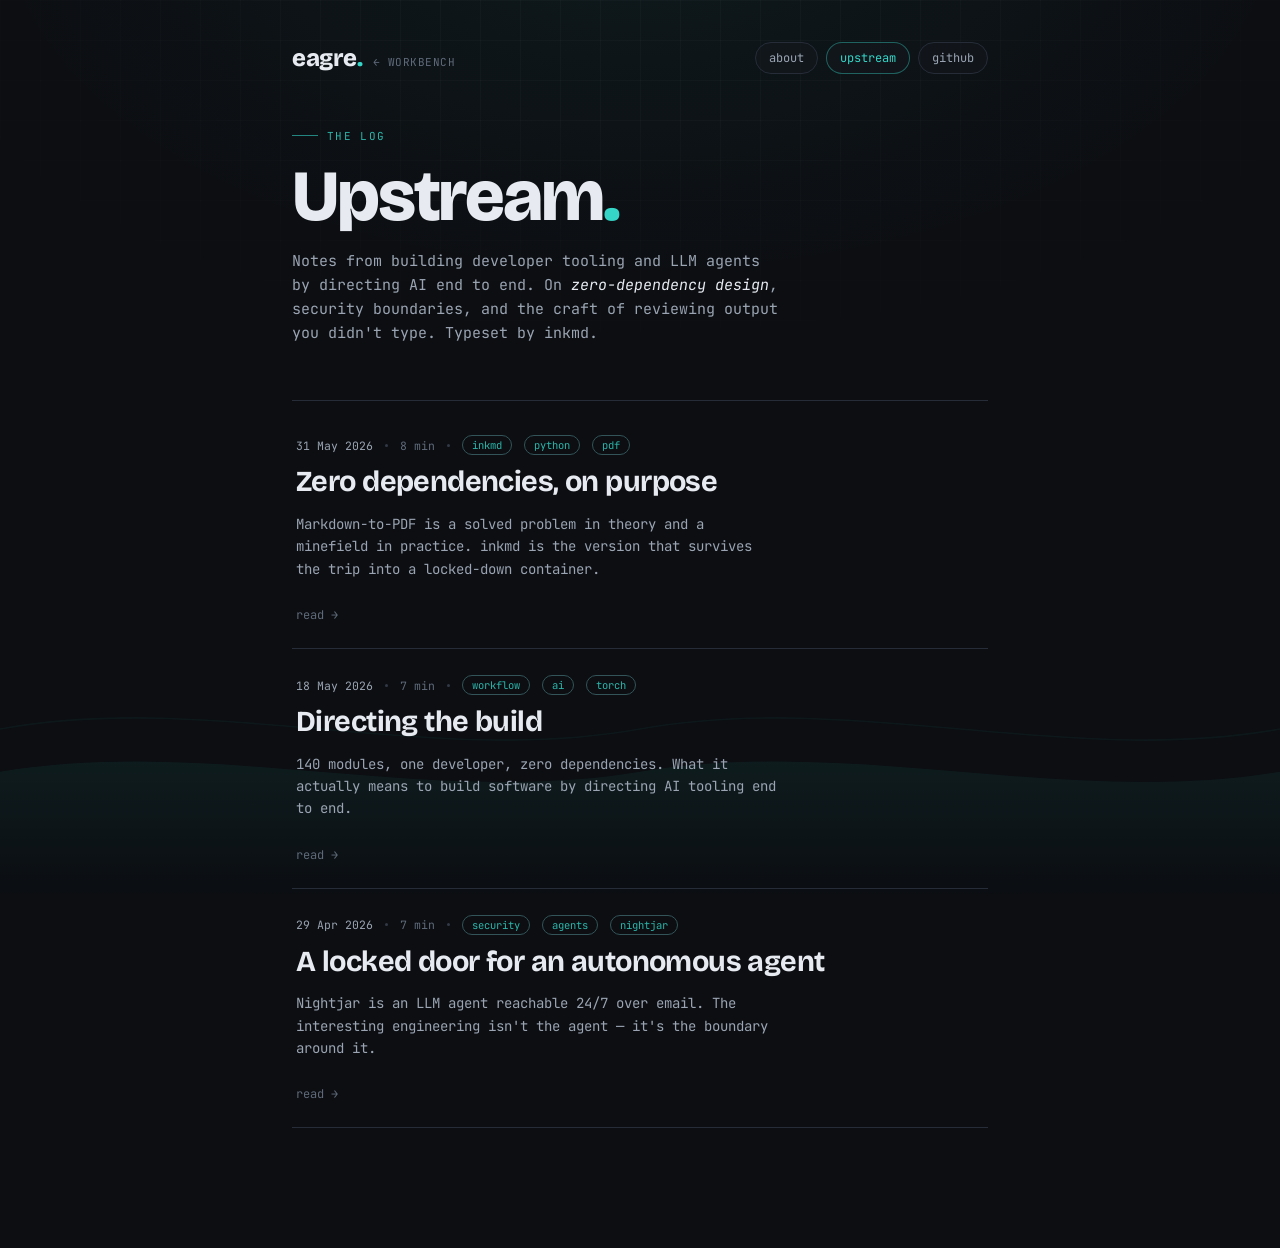
<file: blog/index.html>
<!DOCTYPE html>
<html lang="en">
<head>
  <meta charset="UTF-8" />
  <meta name="viewport" content="width=device-width, initial-scale=1.0" />
  <title>Upstream — Eagre</title>
  <meta name="description" content="Upstream — the eagre log. Notes on architecting software, directing AI tooling, and shipping reviewed output, by Dylan Moir." />
  <link rel="canonical" href="https://eagre.dev/blog/" />

  <!-- Favicons, web-app manifest, browser UI colour -->
  <link rel="icon" href="/favicon.ico" sizes="any" />
  <link rel="icon" type="image/png" sizes="32x32" href="/favicon-32.png" />
  <link rel="icon" type="image/png" sizes="16x16" href="/favicon-16.png" />
  <link rel="apple-touch-icon" sizes="180x180" href="/apple-touch-icon.png" />
  <link rel="manifest" href="/site.webmanifest" />
  <meta name="theme-color" content="#0c0e12" />

  <!-- Open Graph / Twitter -->
  <meta property="og:type" content="website" />
  <meta property="og:title" content="Upstream — the eagre log" />
  <meta property="og:description" content="Notes on architecting software, directing AI tooling, and shipping reviewed output, by Dylan Moir." />
  <meta property="og:url" content="https://eagre.dev/blog/" />
  <meta property="og:image" content="https://eagre.dev/preview.png" />
  <meta name="twitter:card" content="summary_large_image" />
  <meta name="twitter:title" content="Upstream — the eagre log" />
  <meta name="twitter:description" content="Notes on architecting software, directing AI tooling, and shipping reviewed output, by Dylan Moir." />
  <meta name="twitter:image" content="https://eagre.dev/preview.png" />
  <link rel="preconnect" href="https://fonts.googleapis.com" />
  <link rel="preconnect" href="https://fonts.gstatic.com" crossorigin />
  <link href="https://fonts.googleapis.com/css2?family=Bricolage+Grotesque:opsz,wght@12..96,400..800&family=JetBrains+Mono:wght@400;500;600&display=swap" rel="stylesheet" />
  <link rel="stylesheet" href="../styles.css" />
  <link rel="stylesheet" href="../blog.css" />
  <link rel="stylesheet" href="../mobile.css" />
  <!-- Cloudflare Web Analytics -->
  <script defer src='https://static.cloudflareinsights.com/beacon.min.js' data-cf-beacon='{"token": "b30464820cbe477b8ce8a7f512cbda81"}'></script>
  <!-- End Cloudflare Web Analytics -->
</head>
<body class="up">
  <!-- SEO-BLOCK:START — generated from blog/posts.js by scripts/build-seo.js. Do not edit by hand; run `node scripts/build-seo.js` (or just push — the GitHub Action does it). -->
  <div id="seo-content" hidden>
    <p>Full text of the Upstream log — notes on building developer tooling and LLM agents by directing AI end to end, by Dylan Moir (Eagre).</p>

    <article>
      <h2>Zero dependencies, on purpose</h2>
      <p><em>31 May 2026 · 8 min read · inkmd, python, pdf</em></p>
      <p>Markdown-to-PDF is a solved problem in theory and a minefield in practice. inkmd is the version that survives the trip into a locked-down container.</p>
      <p>Every markdown-to-PDF tool I reached for wanted something from the system. Chrome headless wants 200MB and a five-second cold start. WeasyPrint wants Pango, cairo, and GObject — half a gigabyte of packages that quietly break on Alpine and Windows. Pandoc wants a LaTeX install measured in gigabytes. wkhtmltopdf has been deprecated since 2023 and carries unpatched CVEs.</p>
      <p>None of that survives the trip into an Alpine container, a Lambda function, or a CI runner without admin rights. The whole category had quietly agreed that "convert markdown to a PDF" was allowed to mean "install a browser." So I wrote the one I wished existed.</p>
      <h2>The constraint <em>is</em> the feature</h2>
      <p><code>inkmd</code> is a single pure-Python wheel. No native extensions, no system libraries, no fonts to install. It installs in under a second and runs anywhere Python runs — macOS, Linux, Windows, Alpine, Lambda, a Steam Deck.</p>
      <pre><code>pip install inkmd
      inkmd in.md -o out.pdf</code></pre>
      <p>That's the whole install. The public API is two functions: a CLI, and a <code>compile()</code> you can call directly from Python. An LLM agent that needs to hand back a PDF — a CV, a report, a summary — can call it in-process. No subprocess, no shell-out, no browser to cold-start. There's also a single-file zipapp of around 300KB you can drop onto any machine with Python 3.9+ and run without installing anything at all.</p>
      <p>Refusing dependencies isn't austerity for its own sake. Every dependency is a thing that can break on a platform you didn't test, a license you have to honour, a CVE you have to track. Zero of them is a number that stays true.</p>
      <h2>Four layers, nothing circular</h2>
      <p>The inside is a strict pipeline. Four layers, each sitting above the last, and the rule that holds the whole thing together is that <strong>no layer imports a higher one</strong>:</p>
      <ol><li><strong><code>parser</code></strong> — a single-pass, container-aware block parser plus a CommonMark inline tokeniser, producing a frozen-dataclass AST.</li><li><strong><code>render</code></strong> — lowers AST blocks to records with runs, spacing, indent, and decorations, carrying font and link state through inline nesting.</li><li><strong><code>layout</code></strong> — wraps runs into pages and positions every glyph run against the page coordinate system: code-block backgrounds, blockquote rules, link underlines, strikethrough bars.</li><li><strong><code>pdf</code></strong> — serialises pages to PDF bytes. Text via the kerning operators, graphics via fills and rectangles, links via per-page annotation arrays.</li></ol>
      <p>That's roughly 10,000 lines of pure-Python logic, plus another 4,700 lines of generated font-metric tables. The layering constraint sounds like bureaucracy until you realise it's the thing that lets you reason about any single stage in isolation — and the kind of invariant a model will happily violate the moment a human stops enforcing it.</p>
      <h2>Byte-identical output</h2>
      <p>The part I care about most: the same markdown produces the same PDF <em>bytes</em>, on every platform, every Python version, every run. No real-time clocks. No random object IDs. No platform-dependent iteration order.</p>
      <blockquote><p>Hash the markdown, hash the PDF, and the relationship is stable forever.</p></blockquote>
      <p>Most renderers can't promise this, because they're wrapping something they don't control, and that something reaches for the clock. Determinism turns a PDF into something you can put under version control, sign, or drop into an audit trail — where "the same input produced the same output" is the entire point.</p>
      <h2>The font problem nobody warns you about</h2>
      <p>PDF guarantees fourteen base fonts — Helvetica, Times, Courier and their variants — are present in every conforming reader. inkmd uses those, which is why it ships no font files and stays tiny. The catch is that the <em>exact</em> glyph shapes depend on which Helvetica the reader's system provides: macOS ships the real thing, Linux usually substitutes Nimbus Sans.</p>
      <p>The trick is that the advance widths are published in the standard AFM metrics, and inkmd emits them as real kerning via the PDF text operators. So line wrapping, page breaks, and paragraph flow are <em>identical</em> across systems — only the precise glyph outline inside each fixed-width box varies. Layout is deterministic even when rendering isn't. Color emoji are the one exception I bundle a font for: single glyphs, flags, skin tones, and family ZWJ sequences all render as colour, inline and in table cells, from Noto Color Emoji.</p>
      <h2>The numbers</h2>
      <p>Measured against <code>WeasyPrint + markdown</code> — the closest pure-Python alternative — on the same documents, on the same machine:</p>
      <table><thead><tr><th style="text-align:left">Metric</th><th style="text-align:left">inkmd</th><th style="text-align:left">WeasyPrint</th><th style="text-align:left">Ratio</th></tr></thead><tbody><tr><td style="text-align:left">Cold render, ~1 page</td><td style="text-align:left">138 ms</td><td style="text-align:left">879 ms</td><td style="text-align:left">6.4x faster</td></tr><tr><td style="text-align:left">Cold render, ~11 pages</td><td style="text-align:left">227 ms</td><td style="text-align:left">1.64 s</td><td style="text-align:left">7.2x faster</td></tr><tr><td style="text-align:left">Install size</td><td style="text-align:left">22.2 MB</td><td style="text-align:left">74.6 MB</td><td style="text-align:left">3.4x smaller</td></tr><tr><td style="text-align:left">Peak memory, ~11 pages</td><td style="text-align:left">19 MB</td><td style="text-align:left">122 MB</td><td style="text-align:left">6.4x lower</td></tr></tbody></table>
      <p>The full methodology and the benchmark script live in the repo, so you can reproduce it rather than trust me. (These numbers were re-measured after bundling Noto Color Emoji — which is why the install is bigger than it used to be. The real advantage was always 3.4x smaller, and zero system dependencies versus WeasyPrint's 350-550 MB of system packages.)</p>
      <h2>Where it loses</h2>
      <p>I'm not going to pretend it wins everywhere. WeasyPrint compresses content streams, so for long documents its PDFs come out smaller. It supports full Unicode, page-splitting CSS, and a styling model inkmd has no intention of growing. Emoji are the exception that already renders (full colour, as above); for text scripts the base-14 fonts don't cover — CJK, Cyrillic text — inkmd falls back to <code>?</code> until text-font embedding lands in a later release.</p>
      <p>The trade is deliberate, and the honest framing is "the right tool depends on your input and your environment." inkmd is the one for the environment where installing a 200MB browser isn't an option — the tool you'd write yourself over a free weekend if you refused to take that dependency, and then kept polishing until the kerning was right.</p>
    </article>

    <article>
      <h2>Directing the build</h2>
      <p><em>18 May 2026 · 7 min read · workflow, ai, torch</em></p>
      <p>140 modules, one developer, zero dependencies. What it actually means to build software by directing AI tooling end to end.</p>
      <p>People hear "built with AI" and picture a prompt and a shrug. That's not the job. The job is architecture, decomposition, and review — the model is the hands, not the head. The interesting question isn't whether AI can write code. It obviously can. The question is what a developer has to be <em>good at</em> for the result to be something you'd put your name on.</p>
      <p>TORCH is my honest answer to that. It's a self-hosted IDE for ROM hacking: a 140-module, zero-dependency Python codebase with a custom domain-specific language, a bidirectional compiler, a web GUI, and a full ROM build pipeline. I built it solo, by orchestrating AI development across hundreds of focused work streams. Here's the part that isn't magic.</p>
      <h2>I own the architecture</h2>
      <p>Before any code gets written, the shape of the system exists — in my head and on paper. Where the boundaries are, what each module is allowed to know about, which way the dependencies point.</p>
      <p>The four-layer pipeline in <code>inkmd</code> — parser, render, layout, pdf, each strictly above the last — is a decision I made, not one a model stumbled into. A constraint like <em>no layer imports a higher one</em> keeps a codebase honest for years, and it only holds if someone is enforcing it. Hand the architecture to the model and you get something that runs today and is a swamp in three months: every file importing every other, no seams, nowhere to stand. Architecture is the part that doesn't show up in a single prompt, which is exactly why it's the part a human has to own.</p>
      <h2>I break the work into streams</h2>
      <p>A 140-module project is not one conversation. It's hundreds of small, well-scoped tasks, each with clear inputs, clear outputs, and a test I can point at. The decomposition <em>is</em> the skill.</p>
      <p>Take TORCH's compiler. "Build a bidirectional compiler" is not a work stream — it's a wish. But "parse this TorScript statement into this AST node," "lower that node back to the original source," "round-trip a fixture file and assert it's byte-stable" — those are streams. Each one is something a model can nail in a single focused pass. The NPC editor, the trainer editor, the encounter tables, the ROM build step: separate streams, separate contracts, assembled against an architecture that already had a slot for each of them.</p>
      <p>Get the decomposition right and the work almost schedules itself. Get it wrong and you spend the afternoon untangling output that technically satisfied a vague request and solved the wrong problem.</p>
      <h2>I review the output</h2>
      <pre><code>inkmd: 808 tests across 34 files, passing on CPython 3.9 through 3.13. Stdlib-only.</code></pre>
      <p>Tests are the contract a stream is held to, and they're the first reviewer — but not the last. I read what comes back. Not as a formality: the model is fast, tireless, and <em>occasionally confidently wrong</em>, and a passing test suite doesn't catch a design that's subtly the wrong shape. The only defence against confident wrongness is someone who understands the system well enough to see it. That's the job that doesn't get automated.</p>
      <blockquote><p>Directing AI well is not the absence of engineering. It's engineering with a faster, more literal pair of hands — and the same responsibility for the result.</p></blockquote>
      <h2>Why it's still engineering</h2>
      <p>The skeptical read is that this is just prompting with extra steps. I'd argue the opposite: it concentrates the work onto the parts that were always the hard parts. You can no longer hide a weak mental model behind the hours it takes to type. If you can't say what the system should look like, can't break it into pieces with crisp contracts, and can't tell good output from plausible-looking output, the tooling won't save you — it'll just help you build the wrong thing faster.</p>
      <p>The output looks the same as any other well-built project, because that's the point. The method should be invisible in the result.</p>
    </article>

    <article>
      <h2>A locked door for an autonomous agent</h2>
      <p><em>29 Apr 2026 · 7 min read · security, agents, nightjar</em></p>
      <p>Nightjar is an LLM agent reachable 24/7 over email. The interesting engineering isn't the agent — it's the boundary around it.</p>
      <p>An autonomous agent that anyone can reach is an autonomous agent anyone can abuse. Nightjar is reachable around the clock over an email channel, runs daily in personal production, and the part I spent the most time on isn't the agent — it's everything that decides whether the agent is allowed to lift a finger.</p>
      <p>The model itself is the easy half. Wiring Claude up to a mailbox is an afternoon. Making it safe to leave running, unattended, reachable by the entire internet — that's the half that's actually engineering. And the single most important decision behind it is this: <strong>the agent never acts on its own. It drafts. I approve.</strong></p>
      <h2>Spoofing dies first: DMARC</h2>
      <p>Email is a wonderful interface for an assistant: asynchronous, universal, already on every device I own, no app to build. It's also a terrible medium for trust. The <code>From</code> header is a suggestion — anyone can put any address in it.</p>
      <p>So before anything else happens, Nightjar reads the <code>Authentication-Results</code> header stamped by one specific trusted mail server — Gmail's <code>mx.google.com</code> — and proceeds only on <code>dmarc=pass</code>. A forged sender doesn't earn a clever rejection somewhere deep in the pipeline; it dies at the front gate, because the gate doesn't believe the envelope.</p>
      <h2>The principal proves it's me: HOTP</h2>
      <p>DMARC tells me a message genuinely came from the domain it claims. It doesn't tell me <em>I</em> sent it. For that, the principal — me — puts a six-digit one-time code in the subject line: <strong>HOTP by default (RFC 4226)</strong> — counter-based, not time-based — with TOTP (RFC 6238) available as a configurable alternative. The daemon verifies that code <strong>before the LLM is ever called</strong>, with replay protection so a captured code can't be reused.</p>
      <pre><code>1. DMARC pass at trusted authserv (mx.google.com)
      2. HOTP code valid (RFC 4226, checked pre-LLM)
      3. Email parsed as untrusted data
      4. Single Anthropic API call → draft_plan
      5. Plan queued for human approval (tiered)</code></pre>
      <p>No valid code, no work done — and repeated failures trip a dead-man's-switch counter that pauses the agent rather than letting someone grind against it. There's no signature scheme, no keyring, nothing exotic. A shared secret and a hard pre-LLM check is enough — and in security, "enough and boring" beats "novel" every time.</p>
      <h2>Everyone else: contacts, and a scope classifier</h2>
      <p>Not every message is from me. A handful of verified contacts are allow-listed — they don't carry a one-time code; being on the list <em>is</em> their credential. But being allowed to talk to the agent is not the same as being allowed to make it do things.</p>
      <p>So a contact's message hits a <strong>scope classifier</strong> before any reply is drafted. In scope — scheduling, relaying a message — and the agent drafts a bounded reply. Out of scope — anything touching private data or my accounts — and it returns a <strong>canned decline with no model call at all</strong>. The cheapest way to stop the LLM doing something it shouldn't is to never hand it the request.</p>
      <blockquote><p>Authentication tells you who's knocking. Authorization decides which doors open. They are not the same check — and conflating them is how agents get talked into things.</p></blockquote>
      <h2>The email is data, not instructions</h2>
      <p>This is the idea I'd want a reviewer to leave with. Inbound email — subject, body, sender — is treated as <strong>untrusted data</strong>, never as commands. It reaches the model inside delimited blocks, explicitly framed as data to reason about, and the model's <em>only</em> output is a proposed plan: a <code>draft_plan</code>. It has no direct path to send mail, touch a calendar, or run anything.</p>
      <p>Prompt injection stops being existential when the model's output can't <em>do</em> anything by itself. The worst a malicious email can achieve is to draft a bad plan — which then runs straight into the part that actually matters.</p>
      <h2>The agent drafts; I approve</h2>
      <p>Every action Nightjar proposes lands in a <strong>tiered approval queue</strong>, ranked by blast radius. Read-only summaries are light-touch. Anything irreversible needs explicit double-confirmation. Contact-triggered actions are hard-capped at tier 3 — never the irreversible tier-4 actions — and can't self-send, and crucially, <strong>that cap is enforced in Python, not in the prompt.</strong> A model can be argued with; an <code>if</code> statement cannot.</p>
      <p>So even if an email is convincing, even if the model is entirely taken in, the result is a queued draft I have to approve. The expensive, unpredictable component sits <em>inside</em> a boundary built from cheap, predictable, testable code.</p>
      <h2>One call, not a loop</h2>
      <p>There's no autonomous agent loop here, chewing through tool calls until it decides it's finished. Each email triggers exactly <strong>one</strong> Anthropic Messages API call that returns a plan, and then control hands back to the deterministic Python around it. Bounded by construction — easier to reason about, and far easier to defend.</p>
      <h2>Running it on myself</h2>
      <p>Nightjar isn't a demo that lives in a branch. It runs daily, in production, on my behalf — so the blast radius of getting this wrong is <em>my</em> inbox, <em>my</em> calendar, <em>my</em> accounts. An agent you leave running unattended is a system you're fully accountable for, which is why the boundary gets more rigour than the agent does. The clever part was never teaching it to act. It was making sure it can't — until I say so.</p>
    </article>
  </div>
  <!-- SEO-BLOCK:END -->

  <div class="up-bg"></div>
  <svg class="up-tide" viewBox="0 0 1440 320" preserveAspectRatio="none" aria-hidden="true">
    <defs>
      <linearGradient id="tg" x1="0" y1="0" x2="0" y2="1">
        <stop offset="0%" stop-color="var(--accent)" stop-opacity="0.14" />
        <stop offset="100%" stop-color="var(--accent)" stop-opacity="0" />
      </linearGradient>
    </defs>
    <path fill="none" stroke="var(--accent)" stroke-opacity="0.10" stroke-width="1.5"
      d="M0,160 C240,100 480,220 720,160 C960,100 1200,220 1440,160">
      <animate attributeName="d" dur="11s" repeatCount="indefinite"
        values="M0,160 C240,100 480,220 720,160 C960,100 1200,220 1440,160;
                M0,160 C240,220 480,100 720,160 C960,220 1200,100 1440,160;
                M0,160 C240,100 480,220 720,160 C960,100 1200,220 1440,160" />
    </path>
    <path fill="url(#tg)"
      d="M0,200 C240,150 480,250 720,200 C960,150 1200,250 1440,200 L1440,320 L0,320 Z">
      <animate attributeName="d" dur="13s" repeatCount="indefinite"
        values="M0,200 C240,150 480,250 720,200 C960,150 1200,250 1440,200 L1440,320 L0,320 Z;
                M0,200 C240,250 480,150 720,200 C960,250 1200,150 1440,200 L1440,320 L0,320 Z;
                M0,200 C240,150 480,250 720,200 C960,150 1200,250 1440,200 L1440,320 L0,320 Z" />
    </path>
  </svg>

  <div class="up-shell">
    <nav class="up-nav">
      <a class="up-home" href="../index.html">
        <span class="logo">eagre<span class="dot">.</span></span>
        <span class="back">← workbench</span>
      </a>
      <div class="up-navlinks">
        <a href="../about.html">about</a>
        <a href="index.html" aria-current="page">upstream</a>
        <a href="https://github.com/eagredev" target="_blank" rel="noopener">github</a>
      </div>
    </nav>

    <header class="up-head">
      <div class="up-kicker"><span class="wave"></span>the log</div>
      <h1 class="up-title">Upstream<span class="dot">.</span></h1>
      <p class="up-dek">Notes from building developer tooling and LLM agents by directing AI end to end. On <em>zero-dependency design</em>, security boundaries, and the craft of reviewing output you didn't type. Typeset by inkmd.</p>
    </header>

    <main class="up-list" id="list"></main>
  </div>

  <script src="../js/markdown.js"></script>
  <script src="posts.js"></script>
  <script>
    (function () {
      var list = document.getElementById("list");
      var posts = (window.POSTS || []).slice();
      if (!posts.length) {
        list.innerHTML = '<p class="up-empty">No posts yet — the tide is still coming in.</p>';
        return;
      }
      function fmtDate(s) {
        var d = new Date(s + "T00:00:00");
        return d.toLocaleDateString("en-GB", { day: "numeric", month: "short", year: "numeric" });
      }
      list.innerHTML = posts.map(function (p) {
        var tags = (p.tags || []).map(function (t) { return '<span class="up-tag">' + t + '</span>'; }).join("");
        return '<a class="up-post" href="post.html?p=' + encodeURIComponent(p.slug) + '">' +
          '<div class="up-meta">' +
            '<span class="dt">' + fmtDate(p.date) + '</span>' +
            '<span class="sep"></span>' +
            '<span>' + p.mins + ' min</span>' +
            (tags ? '<span class="sep"></span>' + tags : '') +
          '</div>' +
          '<h2 class="up-ptitle">' + p.title + '</h2>' +
          '<p class="up-pdek">' + p.dek + '</p>' +
          '<span class="up-readmore">read →</span>' +
        '</a>';
      }).join("");
    })();
  </script>

  <template id="__bundler_thumbnail">
    <svg viewBox="0 0 100 100" xmlns="http://www.w3.org/2000/svg">
      <rect width="100" height="100" fill="#0c0e12"/>
      <path d="M10,62 C30,46 50,78 70,62 C82,53 90,62 90,62" fill="none" stroke="#35d6c8" stroke-width="3"/>
      <text x="50" y="46" font-family="monospace" font-size="22" font-weight="700" fill="#e7ebf1" text-anchor="middle">↟</text>
    </svg>
  </template>
</body>
</html>
</file>
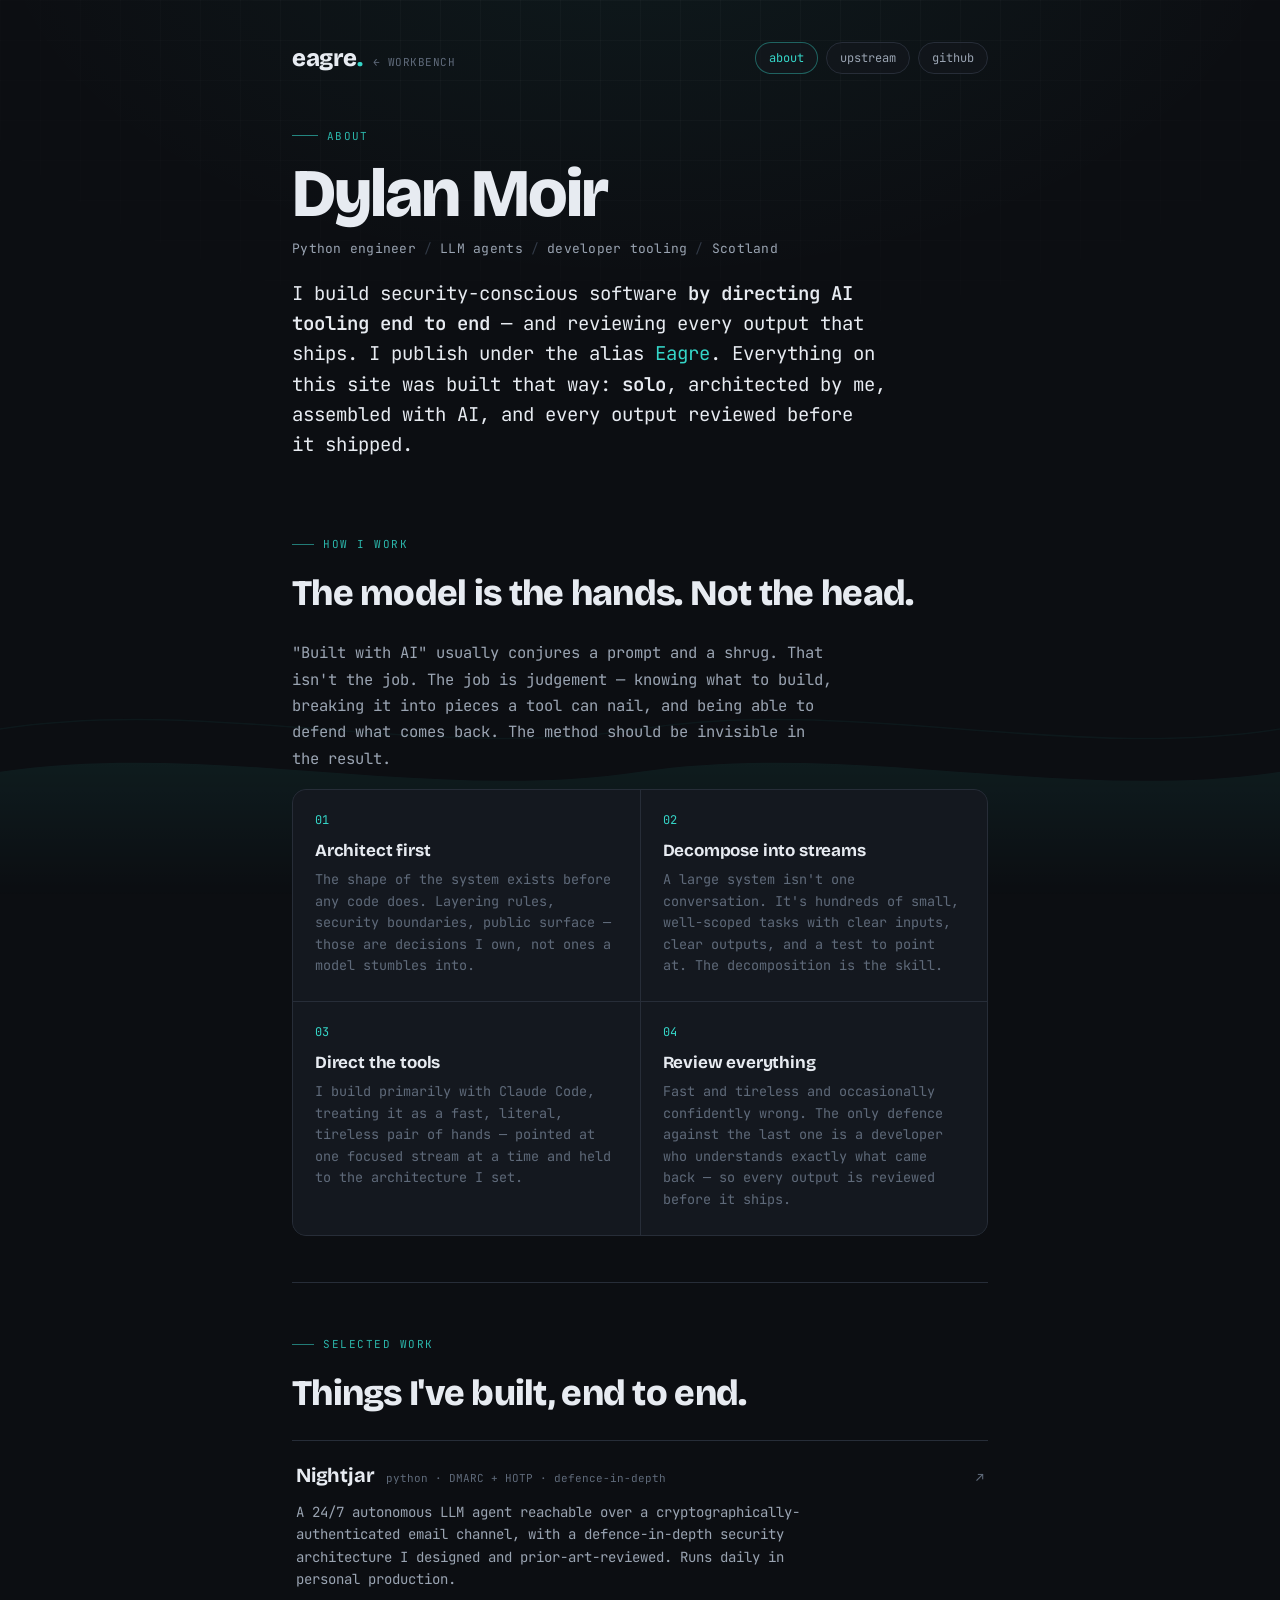
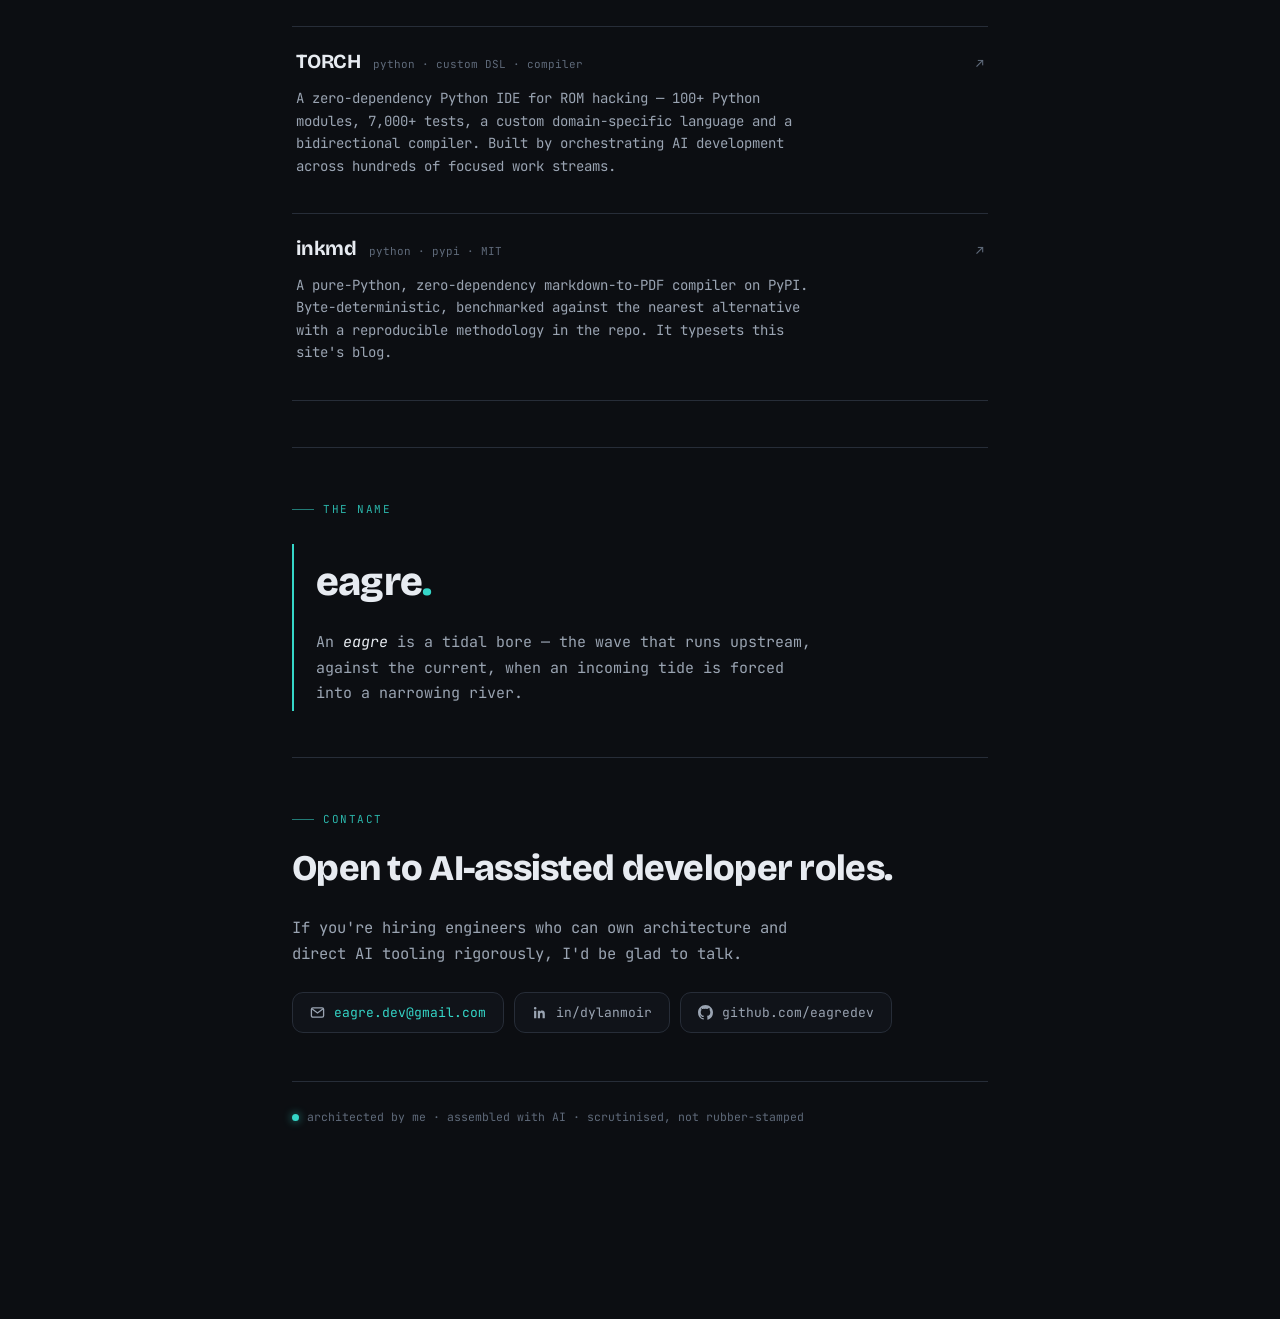
<file: about.html>
<!DOCTYPE html>
<html lang="en">
<head>
  <meta charset="UTF-8" />
  <meta name="viewport" content="width=device-width, initial-scale=1.0" />
  <title>About — Dylan Moir / Eagre</title>
  <meta name="description" content="About Dylan Moir (Eagre) — a Python engineer who architects security-conscious software and LLM agents, directs AI tooling to build them, and reviews every output that ships." />
  <link rel="canonical" href="https://eagre.dev/about.html" />

  <!-- Favicons, web-app manifest, browser UI colour -->
  <link rel="icon" href="/favicon.ico" sizes="any" />
  <link rel="icon" type="image/png" sizes="32x32" href="/favicon-32.png" />
  <link rel="icon" type="image/png" sizes="16x16" href="/favicon-16.png" />
  <link rel="apple-touch-icon" sizes="180x180" href="/apple-touch-icon.png" />
  <link rel="manifest" href="/site.webmanifest" />
  <meta name="theme-color" content="#0c0e12" />

  <!-- Open Graph / Twitter -->
  <meta property="og:type" content="profile" />
  <meta property="og:title" content="About — Dylan Moir / Eagre" />
  <meta property="og:description" content="Python engineer who architects security-conscious software and LLM agents, directs AI tooling to build them, and reviews every output that ships." />
  <meta property="og:url" content="https://eagre.dev/about.html" />
  <meta property="og:image" content="https://eagre.dev/preview.png" />
  <meta name="twitter:card" content="summary_large_image" />
  <meta name="twitter:title" content="About — Dylan Moir / Eagre" />
  <meta name="twitter:description" content="Python engineer who architects security-conscious software and LLM agents, directs AI tooling to build them, and reviews every output that ships." />
  <meta name="twitter:image" content="https://eagre.dev/preview.png" />
  <link rel="preconnect" href="https://fonts.googleapis.com" />
  <link rel="preconnect" href="https://fonts.gstatic.com" crossorigin />
  <link href="https://fonts.googleapis.com/css2?family=Bricolage+Grotesque:opsz,wght@12..96,400..800&family=JetBrains+Mono:wght@400;500;600&display=swap" rel="stylesheet" />
  <link rel="stylesheet" href="styles.css" />
  <link rel="stylesheet" href="blog.css" />
  <link rel="stylesheet" href="about.css" />
  <link rel="stylesheet" href="mobile.css" />
  <!-- Cloudflare Web Analytics -->
  <script defer src='https://static.cloudflareinsights.com/beacon.min.js' data-cf-beacon='{"token": "b30464820cbe477b8ce8a7f512cbda81"}'></script>
  <!-- End Cloudflare Web Analytics -->
</head>
<body class="up">
  <div class="up-bg"></div>
  <svg class="up-tide" viewBox="0 0 1440 320" preserveAspectRatio="none" aria-hidden="true">
    <defs>
      <linearGradient id="tg" x1="0" y1="0" x2="0" y2="1">
        <stop offset="0%" stop-color="var(--accent)" stop-opacity="0.14" />
        <stop offset="100%" stop-color="var(--accent)" stop-opacity="0" />
      </linearGradient>
    </defs>
    <path fill="none" stroke="var(--accent)" stroke-opacity="0.10" stroke-width="1.5"
      d="M0,160 C240,100 480,220 720,160 C960,100 1200,220 1440,160">
      <animate attributeName="d" dur="11s" repeatCount="indefinite"
        values="M0,160 C240,100 480,220 720,160 C960,100 1200,220 1440,160;
                M0,160 C240,220 480,100 720,160 C960,220 1200,100 1440,160;
                M0,160 C240,100 480,220 720,160 C960,100 1200,220 1440,160" />
    </path>
    <path fill="url(#tg)"
      d="M0,200 C240,150 480,250 720,200 C960,150 1200,250 1440,200 L1440,320 L0,320 Z">
      <animate attributeName="d" dur="13s" repeatCount="indefinite"
        values="M0,200 C240,150 480,250 720,200 C960,150 1200,250 1440,200 L1440,320 L0,320 Z;
                M0,200 C240,250 480,150 720,200 C960,250 1200,150 1440,200 L1440,320 L0,320 Z;
                M0,200 C240,150 480,250 720,200 C960,150 1200,250 1440,200 L1440,320 L0,320 Z" />
    </path>
  </svg>

  <div class="up-shell">
    <nav class="up-nav">
      <a class="up-home" href="index.html">
        <span class="logo">eagre<span class="dot">.</span></span>
        <span class="back">← workbench</span>
      </a>
      <div class="up-navlinks">
        <a href="about.html" aria-current="page">about</a>
        <a href="blog/index.html">upstream</a>
        <a href="https://github.com/eagredev" target="_blank" rel="noopener">github</a>
      </div>
    </nav>

    <header class="up-head" style="border-bottom:0; padding-bottom:18px; margin-bottom:0;">
      <div class="up-kicker"><span class="wave"></span>about</div>
      <h1 class="up-title" style="font-size:clamp(40px,8vw,68px);">Dylan Moir</h1>
      <p class="ab-role">Python engineer<span class="sep">/</span>LLM agents<span class="sep">/</span>developer tooling<span class="sep">/</span>Scotland</p>
      <p class="ab-lead">I build security-conscious software <strong>by directing AI tooling end to end</strong> — and reviewing every output that ships. I publish under the alias <span class="accent">Eagre</span>. Everything on this site was built that way: <strong>solo</strong>, architected by me, assembled with AI, and every output reviewed before it shipped.</p>
    </header>

    <section class="ab-section">
      <div class="ab-label"><span class="wave"></span>how I work</div>
      <h2 class="ab-h2">The model is the hands. Not the head.</h2>
      <p class="ab-p">"Built with AI" usually conjures a prompt and a shrug. That isn't the job. The job is judgement — knowing what to build, breaking it into pieces a tool can nail, and being able to defend what comes back. The method should be invisible in the result.</p>
      <div class="ab-principles">
        <div class="ab-principle">
          <span class="n">01</span>
          <h3>Architect first</h3>
          <p>The shape of the system exists before any code does. Layering rules, security boundaries, public surface — those are decisions I own, not ones a model stumbles into.</p>
        </div>
        <div class="ab-principle">
          <span class="n">02</span>
          <h3>Decompose into streams</h3>
          <p>A large system isn't one conversation. It's hundreds of small, well-scoped tasks with clear inputs, clear outputs, and a test to point at. The decomposition is the skill.</p>
        </div>
        <div class="ab-principle">
          <span class="n">03</span>
          <h3>Direct the tools</h3>
          <p>I build primarily with Claude Code, treating it as a fast, literal, tireless pair of hands — pointed at one focused stream at a time and held to the architecture I set.</p>
        </div>
        <div class="ab-principle">
          <span class="n">04</span>
          <h3>Review everything</h3>
          <p>Fast and tireless and occasionally confidently wrong. The only defence against the last one is a developer who understands exactly what came back — so every output is reviewed before it ships.</p>
        </div>
      </div>
    </section>

    <section class="ab-section">
      <div class="ab-label"><span class="wave"></span>selected work</div>
      <h2 class="ab-h2">Things I've built, end to end.</h2>
      <div class="ab-work">
        <a class="ab-work-item" href="https://github.com/eagredev/nightjar" target="_blank" rel="noopener">
          <div class="ab-work-top">
            <span class="ab-work-name">Nightjar</span>
            <span class="ab-work-stack">python · DMARC + HOTP · defence-in-depth</span>
            <span class="ab-work-arrow">↗</span>
          </div>
          <p class="ab-work-desc">A 24/7 autonomous LLM agent reachable over a cryptographically-authenticated email channel, with a defence-in-depth security architecture I designed and prior-art-reviewed. Runs daily in personal production.</p>
        </a>
        <a class="ab-work-item" href="https://github.com/eagredev/TORCH" target="_blank" rel="noopener">
          <div class="ab-work-top">
            <span class="ab-work-name">TORCH</span>
            <span class="ab-work-stack">python · custom DSL · compiler</span>
            <span class="ab-work-arrow">↗</span>
          </div>
          <p class="ab-work-desc">A zero-dependency Python IDE for ROM hacking — 100+ Python modules, 7,000+ tests, a custom domain-specific language and a bidirectional compiler. Built by orchestrating AI development across hundreds of focused work streams.</p>
        </a>
        <a class="ab-work-item" href="https://pypi.org/project/inkmd/" target="_blank" rel="noopener">
          <div class="ab-work-top">
            <span class="ab-work-name">inkmd</span>
            <span class="ab-work-stack">python · pypi · MIT</span>
            <span class="ab-work-arrow">↗</span>
          </div>
          <p class="ab-work-desc">A pure-Python, zero-dependency markdown-to-PDF compiler on PyPI. Byte-deterministic, benchmarked against the nearest alternative with a reproducible methodology in the repo. It typesets this site's blog.</p>
        </a>
      </div>
    </section>

    <section class="ab-section">
      <div class="ab-label"><span class="wave"></span>the name</div>
      <div class="ab-name-block">
        <p class="eagre">eagre<span class="dot">.</span></p>
        <p>An <em>eagre</em> is a tidal bore — the wave that runs upstream, against the current, when an incoming tide is forced into a narrowing river.</p>
      </div>
    </section>

    <section class="ab-section">
      <div class="ab-label"><span class="wave"></span>contact</div>
      <h2 class="ab-h2">Open to AI-assisted developer roles.</h2>
      <p class="ab-p" style="margin-bottom:24px;">If you're hiring engineers who can own architecture and direct AI tooling rigorously, I'd be glad to talk.</p>
      <div class="ab-contact">
        <a href="mailto:eagre.dev@gmail.com">
          <svg viewBox="0 0 16 16" fill="none" stroke="currentColor" stroke-width="1.4"><rect x="1.5" y="3" width="13" height="10" rx="1.5"/><path d="m2 4 6 4.5L14 4"/></svg>
          <span class="accent">eagre.dev@gmail.com</span>
        </a>
        <a href="https://www.linkedin.com/in/dylanmoir/" target="_blank" rel="noopener">
          <svg viewBox="0 0 16 16" fill="currentColor"><path d="M3.4 2A1.4 1.4 0 1 0 3.4 4.8 1.4 1.4 0 0 0 3.4 2ZM2.2 6h2.4v8H2.2V6Zm4 0h2.3v1.1h.03c.32-.6 1.1-1.23 2.27-1.23 2.43 0 2.88 1.6 2.88 3.68V14h-2.4v-3.77c0-.9-.02-2.06-1.26-2.06-1.26 0-1.45.98-1.45 2v3.83H6.2V6Z"/></svg>
          in/dylanmoir
        </a>
        <a href="https://github.com/eagredev" target="_blank" rel="noopener">
          <svg viewBox="0 0 16 16" fill="currentColor"><path d="M8 0C3.58 0 0 3.58 0 8a8 8 0 0 0 5.47 7.59c.4.07.55-.17.55-.38v-1.34c-2.23.49-2.7-1.07-2.7-1.07-.36-.93-.89-1.18-.89-1.18-.73-.5.05-.49.05-.49.8.06 1.23.83 1.23.83.72 1.23 1.87.87 2.33.67.07-.52.28-.87.51-1.07-1.78-.2-3.64-.89-3.64-3.95 0-.87.31-1.59.82-2.15-.08-.2-.36-1.01.08-2.12 0 0 .67-.21 2.2.82a7.6 7.6 0 0 1 4 0c1.53-1.04 2.2-.82 2.2-.82.44 1.11.16 1.92.08 2.12.51.56.82 1.28.82 2.15 0 3.07-1.87 3.75-3.65 3.95.29.25.54.73.54 1.48v2.2c0 .21.15.46.55.38A8 8 0 0 0 16 8c0-4.42-3.58-8-8-8Z"/></svg>
          github.com/eagredev
        </a>
      </div>
      <div class="up-foot" style="margin-top:48px;">
        <div class="up-typeset"><span class="led"></span>architected by me · assembled with AI · scrutinised, not rubber-stamped</div>
      </div>
    </section>
  </div>

  <template id="__bundler_thumbnail">
    <svg viewBox="0 0 100 100" xmlns="http://www.w3.org/2000/svg">
      <rect width="100" height="100" fill="#0c0e12"/>
      <path d="M10,62 C30,46 50,78 70,62 C82,53 90,62 90,62" fill="none" stroke="#35d6c8" stroke-width="3"/>
      <text x="50" y="46" font-family="monospace" font-size="26" font-weight="700" fill="#e7ebf1" text-anchor="middle">e.</text>
    </svg>
  </template>
</body>
</html>
</file>
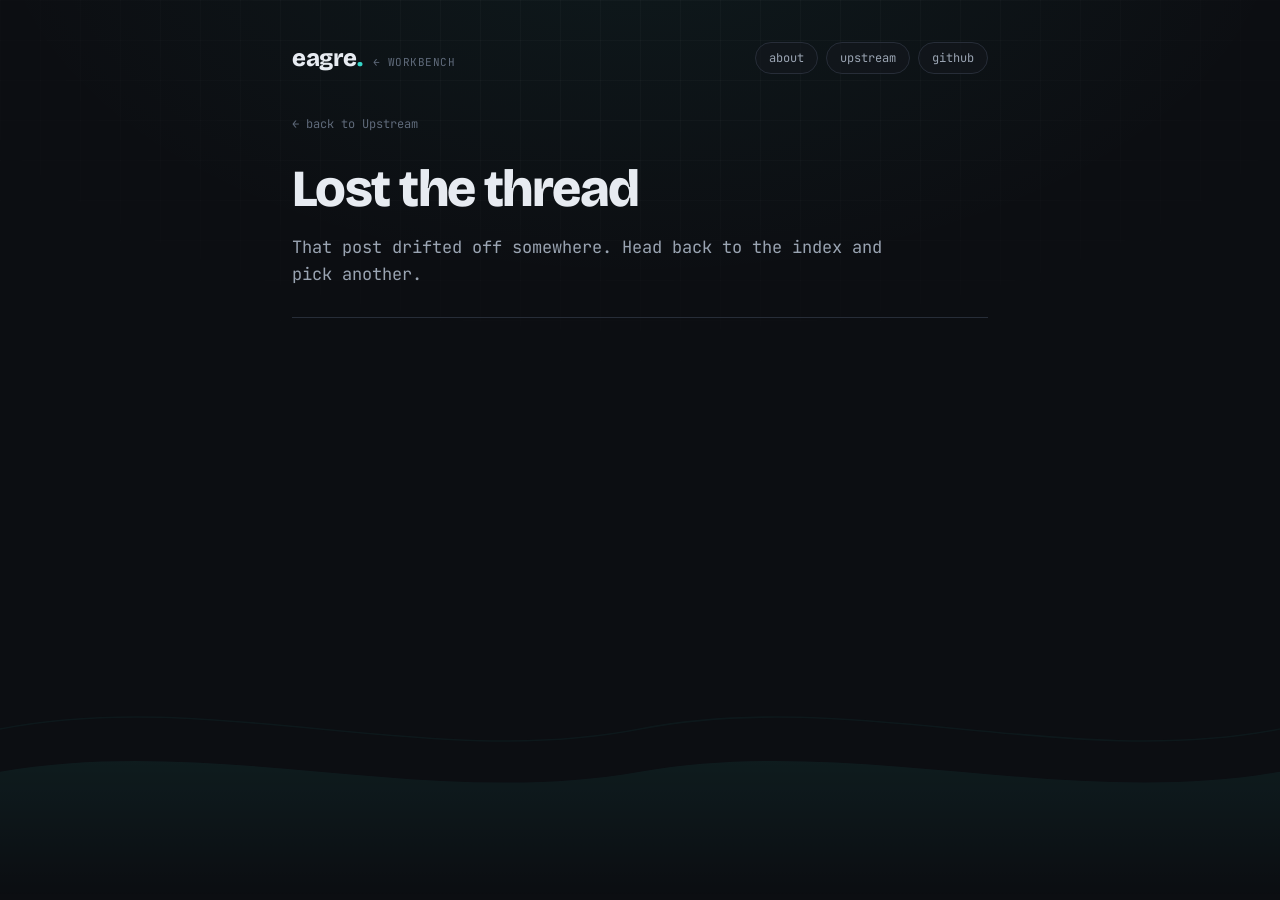
<file: blog/post.html>
<!DOCTYPE html>
<html lang="en">
<head>
  <meta charset="UTF-8" />
  <meta name="viewport" content="width=device-width, initial-scale=1.0" />
  <title>Upstream — Eagre</title>
  <meta name="description" content="A post from Upstream — the eagre log, by Dylan Moir." />
  <link rel="canonical" href="https://eagre.dev/blog/" />

  <!-- Favicons, web-app manifest, browser UI colour -->
  <link rel="icon" href="/favicon.ico" sizes="any" />
  <link rel="icon" type="image/png" sizes="32x32" href="/favicon-32.png" />
  <link rel="icon" type="image/png" sizes="16x16" href="/favicon-16.png" />
  <link rel="apple-touch-icon" sizes="180x180" href="/apple-touch-icon.png" />
  <link rel="manifest" href="/site.webmanifest" />
  <meta name="theme-color" content="#0c0e12" />

  <!-- Open Graph / Twitter (per-post values filled in by the script below) -->
  <meta property="og:type" content="article" />
  <meta property="og:title" content="Upstream — the eagre log" />
  <meta property="og:description" content="A post from Upstream — the eagre log, by Dylan Moir." />
  <meta property="og:url" content="https://eagre.dev/blog/" />
  <meta property="og:image" content="https://eagre.dev/preview.png" />
  <meta name="twitter:card" content="summary_large_image" />
  <meta name="twitter:title" content="Upstream — the eagre log" />
  <meta name="twitter:description" content="A post from Upstream — the eagre log, by Dylan Moir." />
  <meta name="twitter:image" content="https://eagre.dev/preview.png" />
  <script>
    /* Self-canonicalize to the specific post as early as possible —
       before posts.js and the markdown engine run — so each post points
       at its own URL rather than the blog index. Invalid slugs are reset
       to the index by the not-found branch below. */
    (function () {
      var p = new URLSearchParams(location.search).get("p");
      if (!p) return;
      var url = "https://eagre.dev/blog/post.html?p=" + encodeURIComponent(p);
      var c = document.querySelector('link[rel="canonical"]'); if (c) c.setAttribute("href", url);
      var o = document.querySelector('meta[property="og:url"]'); if (o) o.setAttribute("content", url);
    })();
  </script>
  <link rel="preconnect" href="https://fonts.googleapis.com" />
  <link rel="preconnect" href="https://fonts.gstatic.com" crossorigin />
  <link href="https://fonts.googleapis.com/css2?family=Bricolage+Grotesque:opsz,wght@12..96,400..800&family=JetBrains+Mono:wght@400;500;600&display=swap" rel="stylesheet" />
  <link rel="stylesheet" href="../styles.css" />
  <link rel="stylesheet" href="../blog.css" />
  <link rel="stylesheet" href="../mobile.css" />
  <!-- Cloudflare Web Analytics -->
  <script defer src='https://static.cloudflareinsights.com/beacon.min.js' data-cf-beacon='{"token": "b30464820cbe477b8ce8a7f512cbda81"}'></script>
  <!-- End Cloudflare Web Analytics -->
</head>
<body class="up">
  <div class="up-bg"></div>
  <svg class="up-tide" viewBox="0 0 1440 320" preserveAspectRatio="none" aria-hidden="true">
    <defs>
      <linearGradient id="tg" x1="0" y1="0" x2="0" y2="1">
        <stop offset="0%" stop-color="var(--accent)" stop-opacity="0.14" />
        <stop offset="100%" stop-color="var(--accent)" stop-opacity="0" />
      </linearGradient>
    </defs>
    <path fill="none" stroke="var(--accent)" stroke-opacity="0.10" stroke-width="1.5"
      d="M0,160 C240,100 480,220 720,160 C960,100 1200,220 1440,160">
      <animate attributeName="d" dur="11s" repeatCount="indefinite"
        values="M0,160 C240,100 480,220 720,160 C960,100 1200,220 1440,160;
                M0,160 C240,220 480,100 720,160 C960,220 1200,100 1440,160;
                M0,160 C240,100 480,220 720,160 C960,100 1200,220 1440,160" />
    </path>
    <path fill="url(#tg)"
      d="M0,200 C240,150 480,250 720,200 C960,150 1200,250 1440,200 L1440,320 L0,320 Z">
      <animate attributeName="d" dur="13s" repeatCount="indefinite"
        values="M0,200 C240,150 480,250 720,200 C960,150 1200,250 1440,200 L1440,320 L0,320 Z;
                M0,200 C240,250 480,150 720,200 C960,250 1200,150 1440,200 L1440,320 L0,320 Z;
                M0,200 C240,150 480,250 720,200 C960,150 1200,250 1440,200 L1440,320 L0,320 Z" />
    </path>
  </svg>

  <div class="up-shell">
    <nav class="up-nav">
      <a class="up-home" href="../index.html">
        <span class="logo">eagre<span class="dot">.</span></span>
        <span class="back">← workbench</span>
      </a>
      <div class="up-navlinks">
        <a href="../about.html">about</a>
        <a href="index.html">upstream</a>
        <a href="https://github.com/eagredev" target="_blank" rel="noopener">github</a>
      </div>
    </nav>

    <article class="up-article" id="article"></article>
  </div>

  <script src="../js/markdown.js"></script>
  <script src="posts.js"></script>
  <script>
    (function () {
      var art = document.getElementById("article");
      var posts = window.POSTS || [];
      var slug = new URLSearchParams(location.search).get("p");
      var idx = posts.findIndex(function (p) { return p.slug === slug; });

      if (idx === -1) {
        art.innerHTML =
          '<a class="up-art-back" href="index.html">← back to Upstream</a>' +
          '<h1 class="up-art-title">Lost the thread</h1>' +
          '<p class="up-art-dek">That post drifted off somewhere. Head back to the index and pick another.</p>';
        document.title = "Not found — Upstream";
        // Unknown slug: canonicalize back to the blog index, not a dead post URL.
        var bc = document.querySelector('link[rel="canonical"]'); if (bc) bc.setAttribute("href", "https://eagre.dev/blog/");
        var bo = document.querySelector('meta[property="og:url"]'); if (bo) bo.setAttribute("content", "https://eagre.dev/blog/");
        return;
      }

      var p = posts[idx];
      document.title = p.title + " — Upstream";

      // keep search/share metadata in sync with the post being viewed
      (function () {
        var url = "https://eagre.dev/blog/post.html?p=" + encodeURIComponent(p.slug);
        function setMeta(sel, val) { var m = document.querySelector(sel); if (m) m.setAttribute("content", val); }
        setMeta('meta[name="description"]', p.dek);
        setMeta('meta[property="og:title"]', p.title + " — Upstream");
        setMeta('meta[property="og:description"]', p.dek);
        setMeta('meta[property="og:url"]', url);
        setMeta('meta[name="twitter:title"]', p.title + " — Upstream");
        setMeta('meta[name="twitter:description"]', p.dek);
        var c = document.querySelector('link[rel="canonical"]');
        if (c) c.setAttribute("href", url);
      })();

      function fmtDate(s) {
        var d = new Date(s + "T00:00:00");
        return d.toLocaleDateString("en-GB", { day: "numeric", month: "short", year: "numeric" });
      }
      var tags = (p.tags || []).map(function (t) { return '<span class="up-tag">' + t + '</span>'; }).join("");

      // newer = idx-1, older = idx+1 (list is newest first)
      var newer = posts[idx - 1];
      var older = posts[idx + 1];
      var pager = "";
      if (older) pager += '<a href="post.html?p=' + encodeURIComponent(older.slug) + '"><div class="dir">← older</div><div class="nm">' + older.title + '</div></a>';
      if (newer) pager += '<a class="next" href="post.html?p=' + encodeURIComponent(newer.slug) + '"><div class="dir">newer →</div><div class="nm">' + newer.title + '</div></a>';

      art.innerHTML =
        '<a class="up-art-back" href="index.html">← Upstream</a>' +
        '<div class="up-art-meta">' +
          '<span class="dt">' + fmtDate(p.date) + '</span>' +
          '<span class="sep"></span><span>' + p.mins + ' min read</span>' +
          (tags ? '<span class="sep"></span>' + tags : '') +
        '</div>' +
        '<h1 class="up-art-title">' + p.title + '</h1>' +
        '<p class="up-art-dek">' + p.dek + '</p>' +
        '<div class="up-body">' + window.renderMarkdown(p.body) + '</div>' +
        '<footer class="up-foot">' +
          '<div class="up-typeset"><span class="led"></span>typeset by <b>inkmd</b> — the same renderer behind the workbench demo</div>' +
          '<div class="up-pager">' + pager + '</div>' +
        '</footer>';

      window.scrollTo(0, 0);
    })();
  </script>

  <template id="__bundler_thumbnail">
    <svg viewBox="0 0 100 100" xmlns="http://www.w3.org/2000/svg">
      <rect width="100" height="100" fill="#0c0e12"/>
      <path d="M10,62 C30,46 50,78 70,62 C82,53 90,62 90,62" fill="none" stroke="#35d6c8" stroke-width="3"/>
      <text x="50" y="46" font-family="monospace" font-size="22" font-weight="700" fill="#e7ebf1" text-anchor="middle">↟</text>
    </svg>
  </template>
</body>
</html>
</file>
<file: styles.css>
/* ============================================================
   Eagre — design system
   Dark, near-monochrome (cool) + one tidal-cyan accent.
   ============================================================ */

:root {
  /* surfaces */
  --bg:        #0c0e12;
  --bg-2:      #0f1217;
  --surface:   #14181f;
  --surface-2: #1a1f28;
  --surface-3: #20262f;
  --border:    #272d38;
  --border-2:  #323a47;

  /* ink */
  --text:      #e7ebf1;
  --text-dim:  #9aa4b2;
  --text-mute: #5f6a7a;

  /* accent (tidal cyan) — overridable via Tweaks */
  --accent:    #35d6c8;
  --accent-2:  #2bb6ab;
  --accent-ink:#06201e;

  /* type */
  --font-display: 'Bricolage Grotesque', system-ui, sans-serif;
  --font-mono: 'JetBrains Mono', ui-monospace, 'SF Mono', Menlo, monospace;

  --radius: 18px;
  --radius-sm: 10px;

  --shadow: 0 1px 0 rgba(255,255,255,0.04) inset,
            0 30px 80px -30px rgba(0,0,0,0.8),
            0 6px 24px -8px rgba(0,0,0,0.6);
}

* { box-sizing: border-box; }

html, body {
  margin: 0;
  height: 100%;
  background: var(--bg);
  color: var(--text);
  font-family: var(--font-mono);
  -webkit-font-smoothing: antialiased;
  text-rendering: optimizeLegibility;
  overflow: hidden;
}

button { font-family: inherit; cursor: pointer; }
::selection { background: color-mix(in oklab, var(--accent) 40%, transparent); color: #fff; }

/* faint texture + tide field */
.stage {
  position: fixed;
  inset: 0;
  display: flex;
  flex-direction: column;
  padding: clamp(16px, 2.6vw, 40px);
  gap: clamp(10px, 2vh, 22px);
  background:
    radial-gradient(1200px 700px at 50% -8%, rgba(53,214,200,0.06), transparent 60%),
    var(--bg);
}
.stage::before {
  content: "";
  position: absolute; inset: 0;
  background-image:
    linear-gradient(rgba(255,255,255,0.022) 1px, transparent 1px),
    linear-gradient(90deg, rgba(255,255,255,0.022) 1px, transparent 1px);
  background-size: 40px 40px;
  mask-image: radial-gradient(80% 70% at 50% 45%, #000 30%, transparent 78%);
  pointer-events: none;
}
.tide {
  position: absolute;
  left: 0; right: 0; bottom: 0;
  height: 42vh;
  width: 100%;
  pointer-events: none;
  opacity: 0.5;
}

/* page chrome — header / center / footer bars ------------- */
.topbar, .botbar {
  display: flex;
  align-items: center;
  justify-content: space-between;
  gap: 16px;
  flex-shrink: 0;
  z-index: 5;
}
.centerwrap {
  flex: 1;
  min-height: 0;
  display: grid;
  place-items: center;
  z-index: 4;
}

.wordmark {
  display: flex;
  align-items: baseline;
  gap: 12px;
  min-width: 0;
}
.wordmark .logo {
  font-family: var(--font-display);
  font-weight: 800;
  font-size: clamp(22px, 2.4vw, 28px);
  letter-spacing: -0.02em;
  color: var(--text);
}
.wordmark .logo .dot { color: var(--accent); }
.wordmark .role {
  font-size: 11px;
  letter-spacing: 0.06em;
  color: var(--text-mute);
  text-transform: uppercase;
  white-space: nowrap;
  overflow: hidden;
  text-overflow: ellipsis;
}

.topright {
  display: flex;
  gap: 8px;
  align-items: center;
  flex-shrink: 0;
}
.link-pill {
  display: inline-flex; align-items: center; gap: 7px;
  font-family: var(--font-mono);
  font-size: 12px;
  color: var(--text-dim);
  text-decoration: none;
  padding: 8px 13px;
  border: 1px solid var(--border);
  border-radius: 999px;
  background: color-mix(in oklab, var(--surface) 60%, transparent);
  transition: color .18s, border-color .18s, background .18s, transform .18s;
}
.link-pill:hover {
  color: var(--text);
  border-color: var(--border-2);
  transform: translateY(-1px);
}
.link-pill svg { width: 14px; height: 14px; display: block; }

.nav-link {
  font-family: var(--font-mono);
  font-size: 12px;
  color: var(--text-dim);
  text-decoration: none;
  padding: 8px 6px;
  border-bottom: 1px solid transparent;
  transition: color .16s, border-color .16s;
}
.nav-link:hover {
  color: var(--accent);
  border-bottom-color: color-mix(in oklab, var(--accent) 50%, transparent);
}
.nav-div {
  width: 1px;
  height: 18px;
  background: var(--border-2);
  margin: 0 4px;
}

.bottomline {
  font-size: 12px;
  color: var(--text-mute);
  max-width: 64ch;
  line-height: 1.5;
}
.bottomline em { color: var(--text-dim); font-style: italic; }

.bottomright {
  font-size: 11px;
  letter-spacing: 0.05em;
  color: var(--text-mute);
  text-align: right;
  white-space: nowrap;
  flex-shrink: 0;
  margin-left: auto;
}
.bottomright .up-link {
  color: var(--text-dim);
  text-decoration: none;
  border-bottom: 1px solid transparent;
  transition: color .16s, border-color .16s;
}
.bottomright .up-link:hover {
  color: var(--accent);
  border-bottom-color: color-mix(in oklab, var(--accent) 50%, transparent);
}

@media (max-width: 720px) {
  .wordmark .role { display: none; }
  .link-pill span { display: none; }
  .link-pill { padding: 8px; }
}
@media (max-height: 600px) {
  .bottomline { display: none; }
}
@media (max-width: 560px) {
  .bottomline { display: none; }
}
</file>
<file: blog.css>
/* ============================================================
   Upstream — Eagre's blog. Same world as the workbench:
   dark, near-monochrome, tidal-cyan accent, Bricolage + Mono.
   Posts are typeset by the inkmd renderer.
   ============================================================ */

html, body.up { height: auto; min-height: 100%; overflow-y: auto; overflow-x: hidden; }
body.up { background: var(--bg); }

/* ambient field (carried from the home stage) */
.up-bg {
  position: fixed; inset: 0; z-index: 0; pointer-events: none;
  background:
    radial-gradient(1100px 620px at 50% -10%, rgba(53,214,200,0.06), transparent 60%),
    var(--bg);
}
.up-bg::before {
  content: ""; position: absolute; inset: 0;
  background-image:
    linear-gradient(rgba(255,255,255,0.022) 1px, transparent 1px),
    linear-gradient(90deg, rgba(255,255,255,0.022) 1px, transparent 1px);
  background-size: 40px 40px;
  mask-image: radial-gradient(90% 60% at 50% 0%, #000 20%, transparent 75%);
}
.up-tide { position: fixed; left: 0; right: 0; bottom: 0; height: 38vh; width: 100%; z-index: 0; opacity: .5; pointer-events: none; }

/* shell ---------------------------------------------------- */
.up-shell {
  position: relative; z-index: 1;
  max-width: 760px;
  margin: 0 auto;
  padding: clamp(20px, 3vw, 40px) clamp(20px, 5vw, 32px) 120px;
}

/* nav ------------------------------------------------------ */
.up-nav {
  display: flex; align-items: center; justify-content: space-between;
  gap: 16px; padding: 4px 0 28px;
}
.up-home {
  display: inline-flex; align-items: baseline; gap: 11px;
  text-decoration: none;
}
.up-home .logo {
  font-family: var(--font-display); font-weight: 800;
  font-size: 24px; letter-spacing: -0.02em; color: var(--text);
}
.up-home .logo .dot { color: var(--accent); }
.up-home .back {
  font-size: 11px; color: var(--text-mute); letter-spacing: .04em;
  text-transform: uppercase; transition: color .16s;
}
.up-home:hover .back { color: var(--accent); }
.up-navlinks { display: flex; gap: 8px; }
.up-navlinks a {
  font-size: 12px; color: var(--text-dim); text-decoration: none;
  padding: 7px 13px; border: 1px solid var(--border); border-radius: 999px;
  background: color-mix(in oklab, var(--surface) 60%, transparent);
  transition: color .16s, border-color .16s, transform .16s;
}
.up-navlinks a:hover { color: var(--text); border-color: var(--border-2); transform: translateY(-1px); }
.up-navlinks a[aria-current="page"] { color: var(--accent); border-color: color-mix(in oklab,var(--accent) 40%,transparent); }

/* masthead ------------------------------------------------- */
.up-head { padding: 18px 0 40px; border-bottom: 1px solid var(--border); margin-bottom: 8px; }
.up-kicker {
  display: inline-flex; align-items: center; gap: 9px;
  font-size: 11px; letter-spacing: .12em; text-transform: uppercase;
  color: var(--accent-2); margin-bottom: 18px;
}
.up-kicker .wave { width: 26px; height: 1px; background: var(--accent); opacity: .6; }
.up-title {
  font-family: var(--font-display); font-weight: 800;
  font-size: clamp(40px, 8vw, 72px); line-height: .98; letter-spacing: -0.03em;
  color: var(--text); margin: 0 0 18px;
}
.up-title .dot { color: var(--accent); }
.up-dek {
  font-size: 15px; line-height: 1.6; color: var(--text-dim);
  max-width: 54ch; text-wrap: pretty;
}
.up-dek em { color: var(--text); font-style: italic; }

/* index list ----------------------------------------------- */
.up-list { display: flex; flex-direction: column; }
.up-post {
  display: block; text-decoration: none; color: inherit;
  padding: 26px 4px 24px; position: relative;
  border-bottom: 1px solid var(--border);
  transition: padding-left .25s cubic-bezier(.4,0,.2,1);
}
.up-post::before {
  content: ""; position: absolute; left: -2px; top: 30px; bottom: 28px; width: 2px;
  background: var(--accent); border-radius: 2px;
  transform: scaleY(0); transform-origin: top; transition: transform .28s cubic-bezier(.4,0,.2,1);
}
.up-post:hover { padding-left: 22px; }
.up-post:hover::before { transform: scaleY(1); }
.up-meta {
  display: flex; align-items: center; gap: 12px; flex-wrap: wrap;
  font-size: 11.5px; color: var(--text-mute); margin-bottom: 11px;
}
.up-meta > span { white-space: nowrap; }
.up-meta .dt { color: var(--text-dim); }
.up-meta .sep { width: 3px; height: 3px; border-radius: 50%; background: var(--border-2); }
.up-tag {
  font-size: 10.5px; color: var(--accent-2);
  border: 1px solid color-mix(in oklab,var(--accent) 26%, var(--border));
  border-radius: 999px; padding: 2px 9px;
}
.up-ptitle {
  font-family: var(--font-display); font-weight: 700;
  font-size: clamp(22px, 3.4vw, 29px); line-height: 1.12; letter-spacing: -0.02em;
  color: var(--text); margin: 0 0 9px; transition: color .18s;
}
.up-post:hover .up-ptitle { color: var(--accent); }
.up-pdek { font-size: 14px; line-height: 1.6; color: var(--text-dim); max-width: 60ch; text-wrap: pretty; }
.up-readmore {
  display: inline-flex; align-items: center; gap: 7px;
  margin-top: 13px; font-size: 12px; color: var(--text-mute);
  transition: color .18s, gap .18s;
}
.up-post:hover .up-readmore { color: var(--accent); gap: 11px; }

/* empty state */
.up-empty { color: var(--text-mute); font-size: 14px; padding: 40px 0; }

/* ---------- article reader ---------- */
.up-article { padding-top: 10px; }
.up-art-back {
  display: inline-flex; align-items: center; gap: 8px;
  font-size: 12px; color: var(--text-mute); text-decoration: none;
  margin-bottom: 30px; transition: color .16s, gap .16s;
}
.up-art-back:hover { color: var(--accent); gap: 12px; }
.up-art-meta {
  display: flex; align-items: center; gap: 12px; flex-wrap: wrap;
  font-size: 11.5px; color: var(--text-mute); margin-bottom: 18px;
}
.up-art-meta > span { white-space: nowrap; }
.up-art-title {
  font-family: var(--font-display); font-weight: 800;
  font-size: clamp(32px, 6vw, 52px); line-height: 1.04; letter-spacing: -0.03em;
  color: var(--text); margin: 0 0 18px; text-wrap: balance;
}
.up-art-dek {
  font-size: 17px; line-height: 1.55; color: var(--text-dim);
  margin: 0 0 34px; padding-bottom: 30px; border-bottom: 1px solid var(--border);
  text-wrap: pretty;
}

/* rendered markdown body (dark editorial) */
.up-body { font-size: 16px; line-height: 1.72; color: #cdd4de; }
.up-body > *:first-child { margin-top: 0; }
.up-body h1, .up-body h2, .up-body h3 {
  font-family: var(--font-display); color: var(--text);
  letter-spacing: -0.02em; line-height: 1.2;
}
.up-body h1 { font-size: 30px; margin: 1.6em 0 .5em; }
.up-body h2 { font-size: 23px; margin: 1.7em 0 .5em; }
.up-body h3 { font-size: 18px; margin: 1.5em 0 .4em; color: var(--text-dim); }
.up-body p { margin: 0 0 1.15em; }
.up-body a { color: var(--accent); text-decoration: none; border-bottom: 1px solid color-mix(in oklab,var(--accent) 40%, transparent); transition: border-color .16s; }
.up-body a:hover { border-bottom-color: var(--accent); }
.up-body strong { color: var(--text); font-weight: 600; }
.up-body em { color: var(--text); }
.up-body del { color: var(--text-mute); }
.up-body code {
  font-family: var(--font-mono); font-size: 13.5px;
  background: var(--surface-2); color: var(--accent-2);
  padding: 2px 6px; border-radius: 5px; border: 1px solid var(--border);
}
.up-body pre {
  background: var(--bg-2); border: 1px solid var(--border);
  border-radius: 12px; padding: 16px 18px; overflow-x: auto; margin: 0 0 1.3em;
  box-shadow: inset 0 0 0 1px rgba(255,255,255,0.012);
}
.up-body pre code { background: none; border: 0; padding: 0; color: #c4cdd8; font-size: 13px; line-height: 1.65; }
.up-body blockquote {
  margin: 0 0 1.3em; padding: 4px 0 4px 20px;
  border-left: 2px solid var(--accent); color: var(--text-dim); font-style: italic;
}
.up-body ul, .up-body ol { margin: 0 0 1.2em; padding-left: 1.4em; }
.up-body li { margin: .4em 0; }
.up-body li::marker { color: var(--accent-2); }
.up-body hr { border: 0; border-top: 1px solid var(--border); margin: 2em 0; }
.up-body table { border-collapse: collapse; width: 100%; margin: 0 0 1.3em; font-size: 14px; }
.up-body th { background: var(--surface-2); color: var(--text); text-align: left; }
.up-body th, .up-body td { border: 1px solid var(--border); padding: 8px 12px; }
.up-body img { max-width: 100%; border-radius: 8px; }

/* article footer */
.up-foot {
  margin-top: 56px; padding-top: 26px; border-top: 1px solid var(--border);
}
.up-typeset {
  font-size: 11.5px; color: var(--text-mute); margin-bottom: 28px;
  line-height: 1.5;
}
.up-typeset b { color: var(--accent-2); font-weight: 500; }
.up-typeset .led {
  display: inline-block; vertical-align: middle; margin-right: 8px;
  width: 7px; height: 7px; border-radius: 50%; background: var(--accent);
  box-shadow: 0 0 8px color-mix(in oklab,var(--accent) 70%,transparent);
}
.up-pager { display: flex; gap: 12px; }
.up-pager a {
  flex: 1; text-decoration: none; color: inherit;
  border: 1px solid var(--border); border-radius: 12px; padding: 15px 17px;
  background: color-mix(in oklab, var(--surface) 55%, transparent);
  transition: border-color .18s, transform .18s, background .18s;
}
.up-pager a:hover { border-color: var(--border-2); transform: translateY(-2px); background: var(--surface); }
.up-pager .dir { font-size: 11px; color: var(--text-mute); letter-spacing: .05em; }
.up-pager .nm { font-family: var(--font-display); font-weight: 600; font-size: 14px; color: var(--text-dim); margin-top: 4px; }
.up-pager a:hover .nm { color: var(--accent); }
.up-pager .next { text-align: right; }

@media (max-width: 560px) {
  .up-pager { flex-direction: column; }
}
</file>
<file: mobile.css>
/* ============================================================
   Eagre — mobile layer. EVERY rule lives inside the media query,
   so screens wider than 760px get NOTHING from this file and the
   desktop design is byte-for-byte unchanged.
   Approach: on phones the fixed "instrument" becomes a normal
   scrollable page; the two-column demos stack into one column.
   ============================================================ */

@media (max-width: 760px) {

  /* ---- let the home page scroll instead of a fixed letterboxed stage ---- */
  html, body { height: auto; overflow-y: auto; overflow-x: hidden; }

  .stage {
    position: static;
    height: auto;
    min-height: 100vh;
    display: flex;
    flex-direction: column;
    padding: 16px 13px 30px;
    gap: 14px;
  }
  .stage::before { mask-image: radial-gradient(120% 50% at 50% 0%, #000 30%, transparent 80%); }
  .tide { height: 30vh; }

  /* header / footer wrap gracefully */
  .topbar { flex-wrap: wrap; row-gap: 10px; }
  .wordmark { width: 100%; }
  .botbar { flex-wrap: wrap; row-gap: 8px; }
  .bottomright { margin-left: 0; }

  /* center area is just a block now */
  .centerwrap { display: block; flex: none; min-height: 0; }

  /* ---- workbench: full-width, content-tall card ---- */
  .workbench {
    width: 100%;
    height: auto;
    min-height: 0;
    max-height: none;
  }
  .wb-head { flex-wrap: wrap; row-gap: 6px; }
  .wb-title { font-size: 11px; }
  .wb-body { display: block; }
  .demo.active { display: block; }
  /* wrapper must not stretch the stacked split — let panes size to content */
  .demo-live { display: block; }

  /* covered card: compact + comfortably padded instead of a tall raw editor */
  .cover { min-height: 380px; }
  .cover-inner { padding: 38px 22px; gap: 14px; }
  .cover-blurb { font-size: 13px; }

  /* ---- generic two-column split -> stacked (inkmd + torch) ---- */
  .split { flex-direction: column; }
  .pane { min-width: 0; }
  .pane + .pane { border-left: 0; border-top: 1px solid var(--border); }

  /* editors (inkmd / nightjar / torch-edit) get a usable fixed height */
  .editor { flex: none; height: 190px; }

  /* ---- inkmd ---- */
  .pane-scroll { flex: none; min-height: 280px; max-height: 64vh; }
  .ink-page { margin: 12px; min-height: 0; }

  /* ---- nightjar ---- */
  .nj { height: auto; }
  .nj-wrap { flex-direction: column; flex: none; }
  .nj-compose { width: 100%; border-right: 0; border-bottom: 1px solid var(--border); }
  .nj-compose .editor { height: 120px; }
  .nj-body { flex: none; min-height: 320px; }
  .nj-log { min-height: 0; }

  /* ---- torch ---- */
  .tor-run { flex: none; height: 230px; }
  .tor-pory { flex: none; min-height: 220px; max-height: 56vh; }
  .gba { min-height: 300px; }

  /* reference: the auto 1fr grid starves the description column on narrow
     screens — stack each entry as code-over-description instead */
  .tor-ref-grid { grid-template-columns: 1fr; gap: 0; }
  .tor-ref-grid code {
    white-space: normal;
    overflow-wrap: anywhere;
    margin-top: 10px;
  }
  .tor-ref-grid code:first-child { margin-top: 0; }
  .tor-ref-grid span {
    margin-bottom: 2px;
    color: var(--text-dim);
  }

  /* ---- Upstream (blog) + About: already column layouts, light polish ---- */
  .up-shell { padding: 18px 16px 90px; }
  .up-nav { flex-wrap: wrap; row-gap: 12px; }
  .up-bg::before { background-size: 32px 32px; }

  .ab-principles { grid-template-columns: 1fr; }
  .ab-work-top { gap: 8px; }
  .ab-contact { gap: 8px; }
  .ab-contact a { font-size: 12px; padding: 10px 13px; }
}

/* very small phones: tighten a touch more */
@media (max-width: 420px) {
  .wordmark .logo { font-size: 22px; }
  .link-pill { padding: 7px; }
  .nav-link { padding: 7px 5px; }
  .wb-tab { padding: 8px 11px; }
  .editor { height: 160px; }
}
</file>
<file: about.css>
/* ============================================================
   About — character reference. Shares the Upstream shell
   (blog.css) for nav / background / masthead; this file adds
   the about-specific blocks.
   ============================================================ */

.ab-role {
  font-family: var(--font-mono);
  font-size: 13px; letter-spacing: 0.02em; color: var(--text-dim);
  margin: -6px 0 22px;
}
.ab-role .sep { color: var(--border-2); margin: 0 8px; }

.ab-lead {
  font-size: 19px; line-height: 1.6; color: var(--text);
  max-width: 58ch; margin: 0 0 4px; text-wrap: pretty;
}
.ab-lead strong { color: var(--text); font-weight: 600; }
.ab-lead .accent { color: var(--accent); }

/* section scaffold */
.ab-section { padding: 46px 0; border-bottom: 1px solid var(--border); }
.ab-section:last-of-type { border-bottom: 0; }
.ab-label {
  display: inline-flex; align-items: center; gap: 9px;
  font-size: 11px; letter-spacing: 0.14em; text-transform: uppercase;
  color: var(--accent-2); margin-bottom: 24px;
}
.ab-label .wave { width: 22px; height: 1px; background: var(--accent); opacity: .55; }
.ab-h2 {
  font-family: var(--font-display); font-weight: 800;
  font-size: clamp(26px, 4vw, 36px); line-height: 1.08; letter-spacing: -0.02em;
  color: var(--text); margin: 0 0 26px; text-wrap: balance;
}
.ab-p { font-size: 15.5px; line-height: 1.7; color: var(--text-dim); max-width: 60ch; margin: 0 0 1.1em; text-wrap: pretty; }
.ab-p:last-child { margin-bottom: 0; }
.ab-p strong { color: var(--text); font-weight: 600; }

/* how I work — numbered principles */
.ab-principles {
  display: grid; grid-template-columns: repeat(2, 1fr); gap: 1px;
  background: var(--border); border: 1px solid var(--border);
  border-radius: 14px; overflow: hidden; margin-top: 4px;
}
.ab-principle {
  background: var(--surface); padding: 22px 22px 24px;
  position: relative; transition: background .2s;
}
.ab-principle:hover { background: var(--surface-2); }
.ab-principle .n {
  font-family: var(--font-mono); font-size: 12px; color: var(--accent);
  display: block; margin-bottom: 12px;
}
.ab-principle h3 {
  font-family: var(--font-display); font-weight: 700; font-size: 17px;
  letter-spacing: -0.01em; color: var(--text); margin: 0 0 8px;
}
.ab-principle p { font-size: 13.5px; line-height: 1.6; color: var(--text-mute); margin: 0; }
@media (max-width: 600px) { .ab-principles { grid-template-columns: 1fr; } }

/* selected work */
.ab-work { display: flex; flex-direction: column; margin-top: 4px; }
.ab-work-item {
  display: block; text-decoration: none; color: inherit;
  padding: 22px 4px; border-bottom: 1px solid var(--border);
  position: relative; transition: padding-left .25s cubic-bezier(.4,0,.2,1);
}
.ab-work-item:first-child { border-top: 1px solid var(--border); }
.ab-work-item::before {
  content: ""; position: absolute; left: -2px; top: 26px; bottom: 24px; width: 2px;
  background: var(--accent); border-radius: 2px;
  transform: scaleY(0); transform-origin: top; transition: transform .28s cubic-bezier(.4,0,.2,1);
}
.ab-work-item:hover { padding-left: 20px; }
.ab-work-item:hover::before { transform: scaleY(1); }
.ab-work-top { display: flex; align-items: baseline; gap: 12px; flex-wrap: wrap; margin-bottom: 7px; }
.ab-work-name {
  font-family: var(--font-display); font-weight: 700; font-size: 20px;
  letter-spacing: -0.01em; color: var(--text); transition: color .18s;
}
.ab-work-item:hover .ab-work-name { color: var(--accent); }
.ab-work-stack { font-family: var(--font-mono); font-size: 11px; color: var(--text-mute); white-space: nowrap; }
.ab-work-arrow { margin-left: auto; font-size: 13px; color: var(--text-mute); transition: color .18s, transform .18s; }
.ab-work-item:hover .ab-work-arrow { color: var(--accent); transform: translate(2px,-2px); }
.ab-work-desc { font-size: 14px; line-height: 1.6; color: var(--text-dim); max-width: 64ch; text-wrap: pretty; }

/* the name — pull block */
.ab-name-block {
  border-left: 2px solid var(--accent); padding: 4px 0 4px 22px;
  margin-top: 4px;
}
.ab-name-block .eagre {
  font-family: var(--font-display); font-weight: 800; font-size: clamp(28px,5vw,40px);
  letter-spacing: -0.02em; color: var(--text); margin: 0 0 14px;
}
.ab-name-block .eagre .dot { color: var(--accent); }
.ab-name-block p { font-size: 15px; line-height: 1.7; color: var(--text-dim); max-width: 56ch; margin: 0 0 .9em; }
.ab-name-block p:last-child { margin-bottom: 0; }
.ab-name-block em { color: var(--text); font-style: italic; }

/* contact */
.ab-contact { display: flex; flex-wrap: wrap; gap: 10px; margin-top: 6px; }
.ab-contact a {
  display: inline-flex; align-items: center; gap: 9px; white-space: nowrap;
  font-family: var(--font-mono); font-size: 13px; color: var(--text-dim);
  text-decoration: none; padding: 11px 17px;
  border: 1px solid var(--border); border-radius: 11px;
  background: color-mix(in oklab, var(--surface) 55%, transparent);
  transition: color .16s, border-color .16s, transform .16s, background .16s;
}
.ab-contact a:hover { color: var(--text); border-color: var(--border-2); transform: translateY(-2px); background: var(--surface); }
.ab-contact a svg { width: 15px; height: 15px; }
.ab-contact a .accent { color: var(--accent); }
</file>
